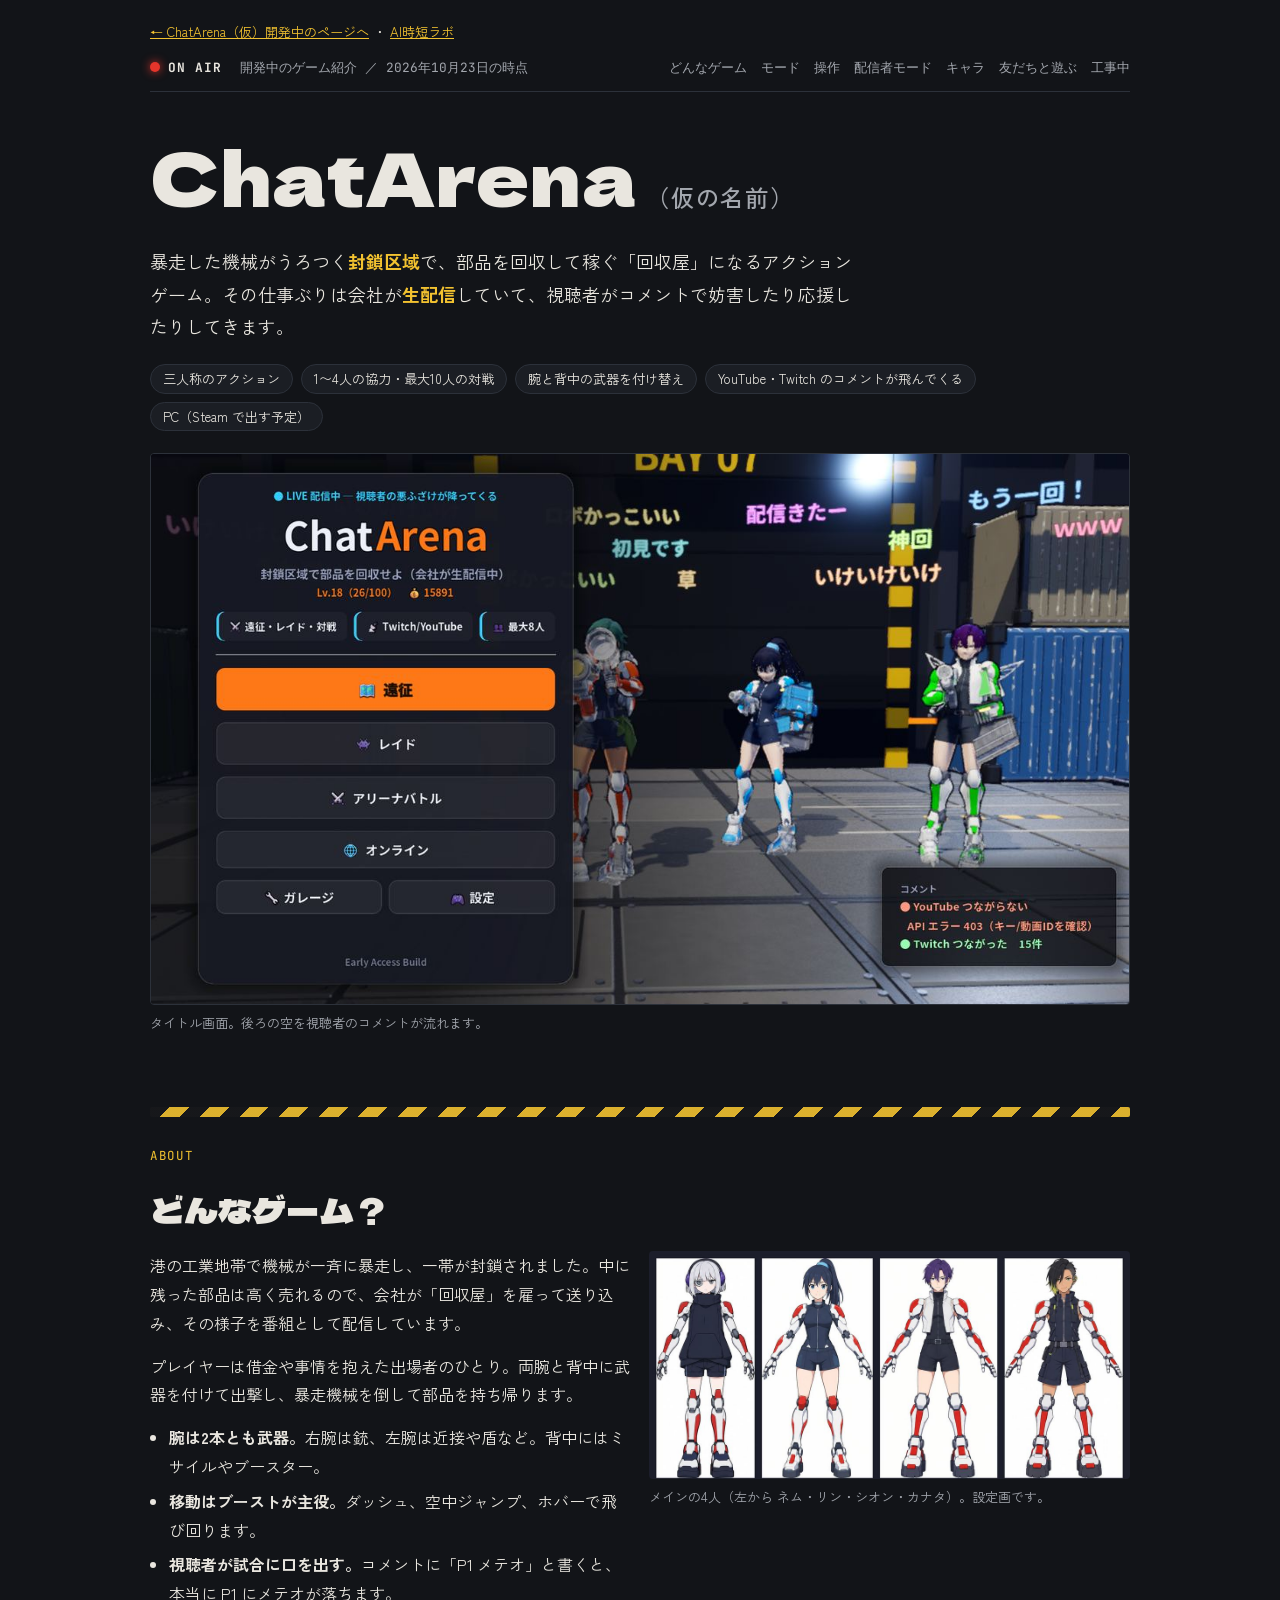
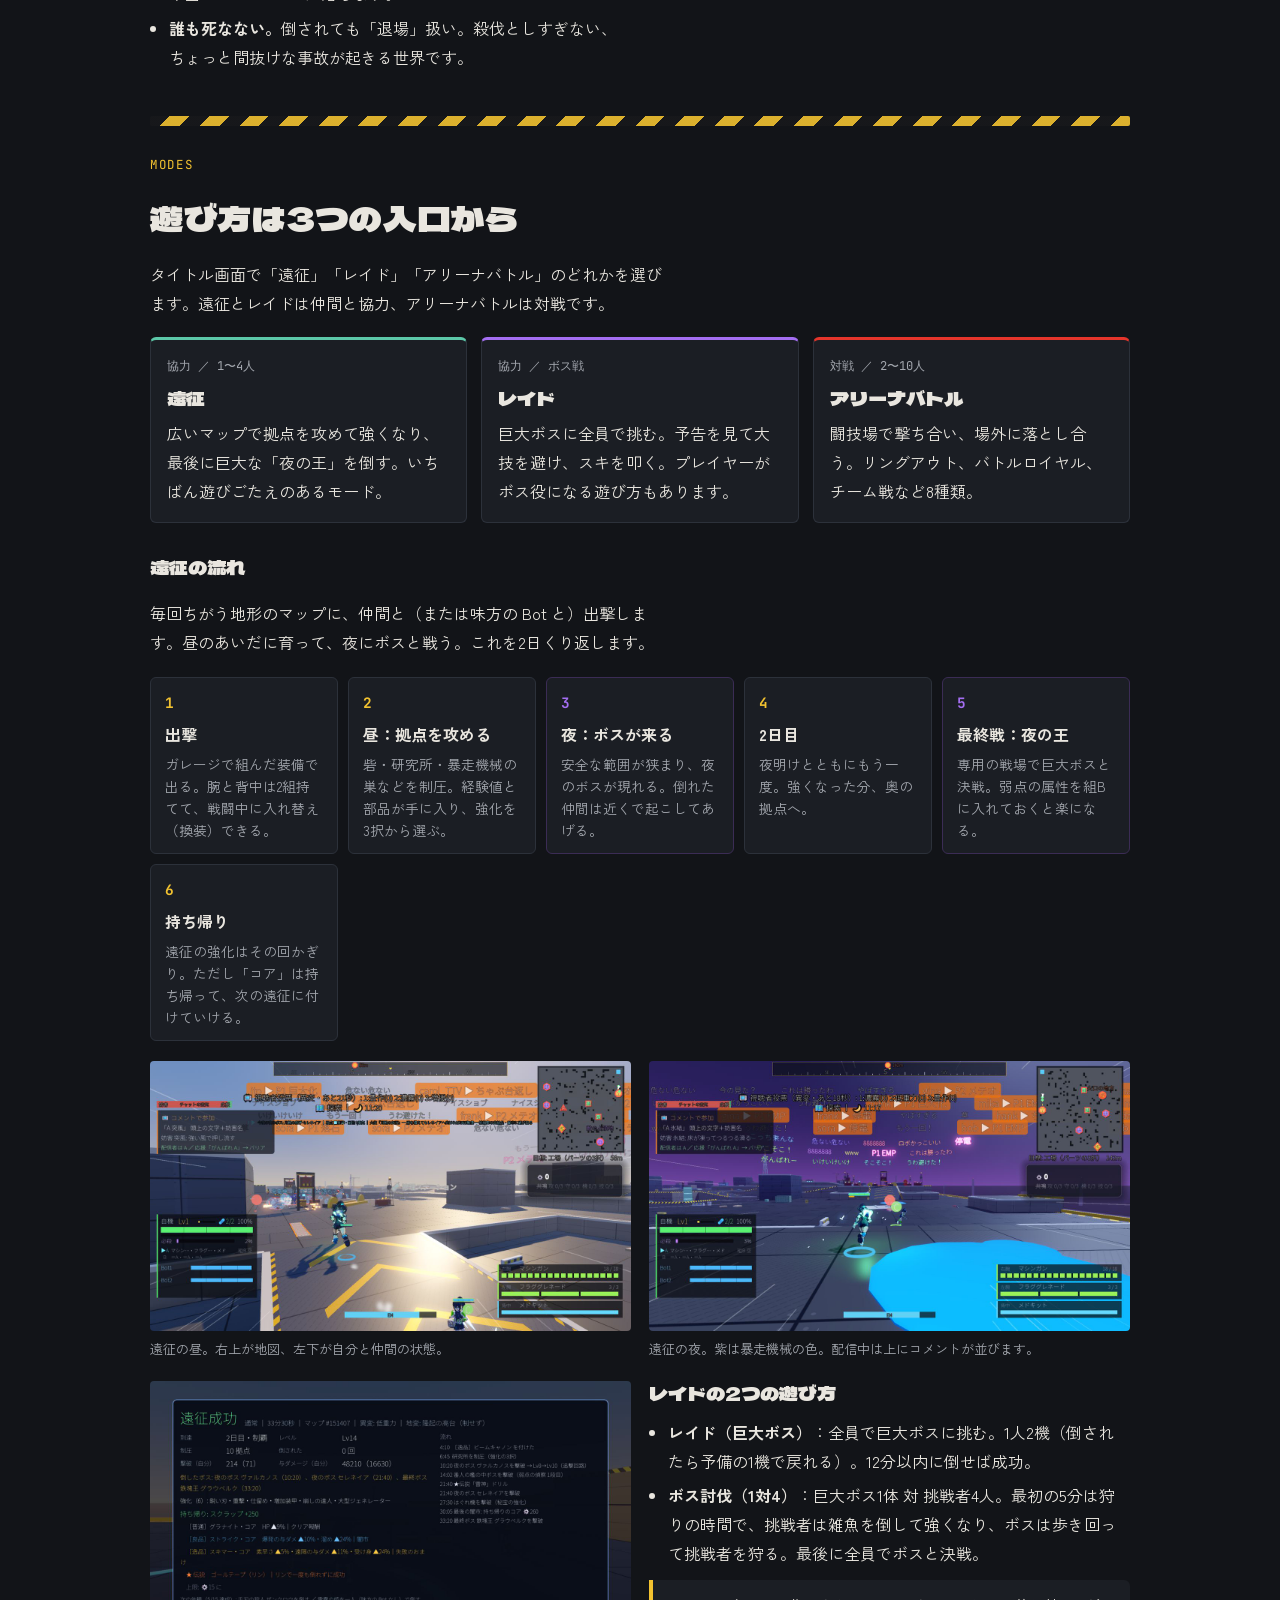
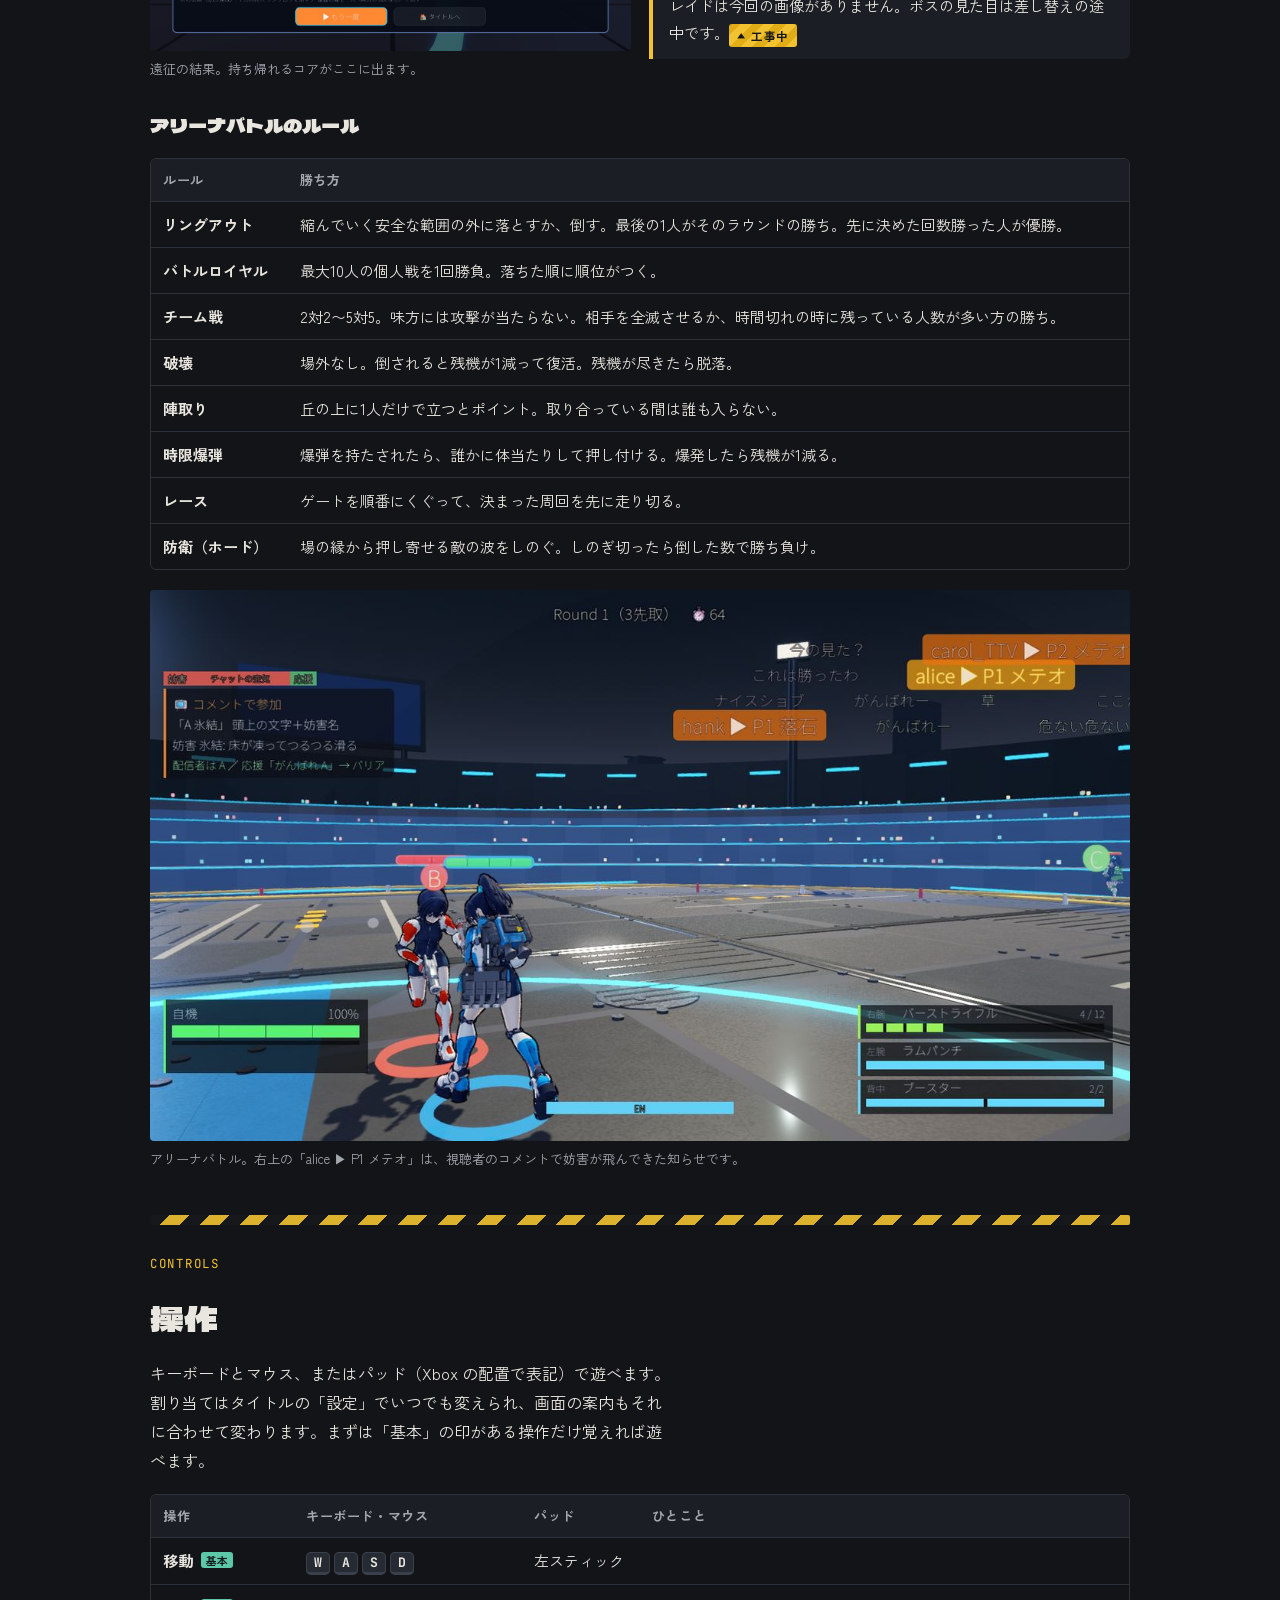
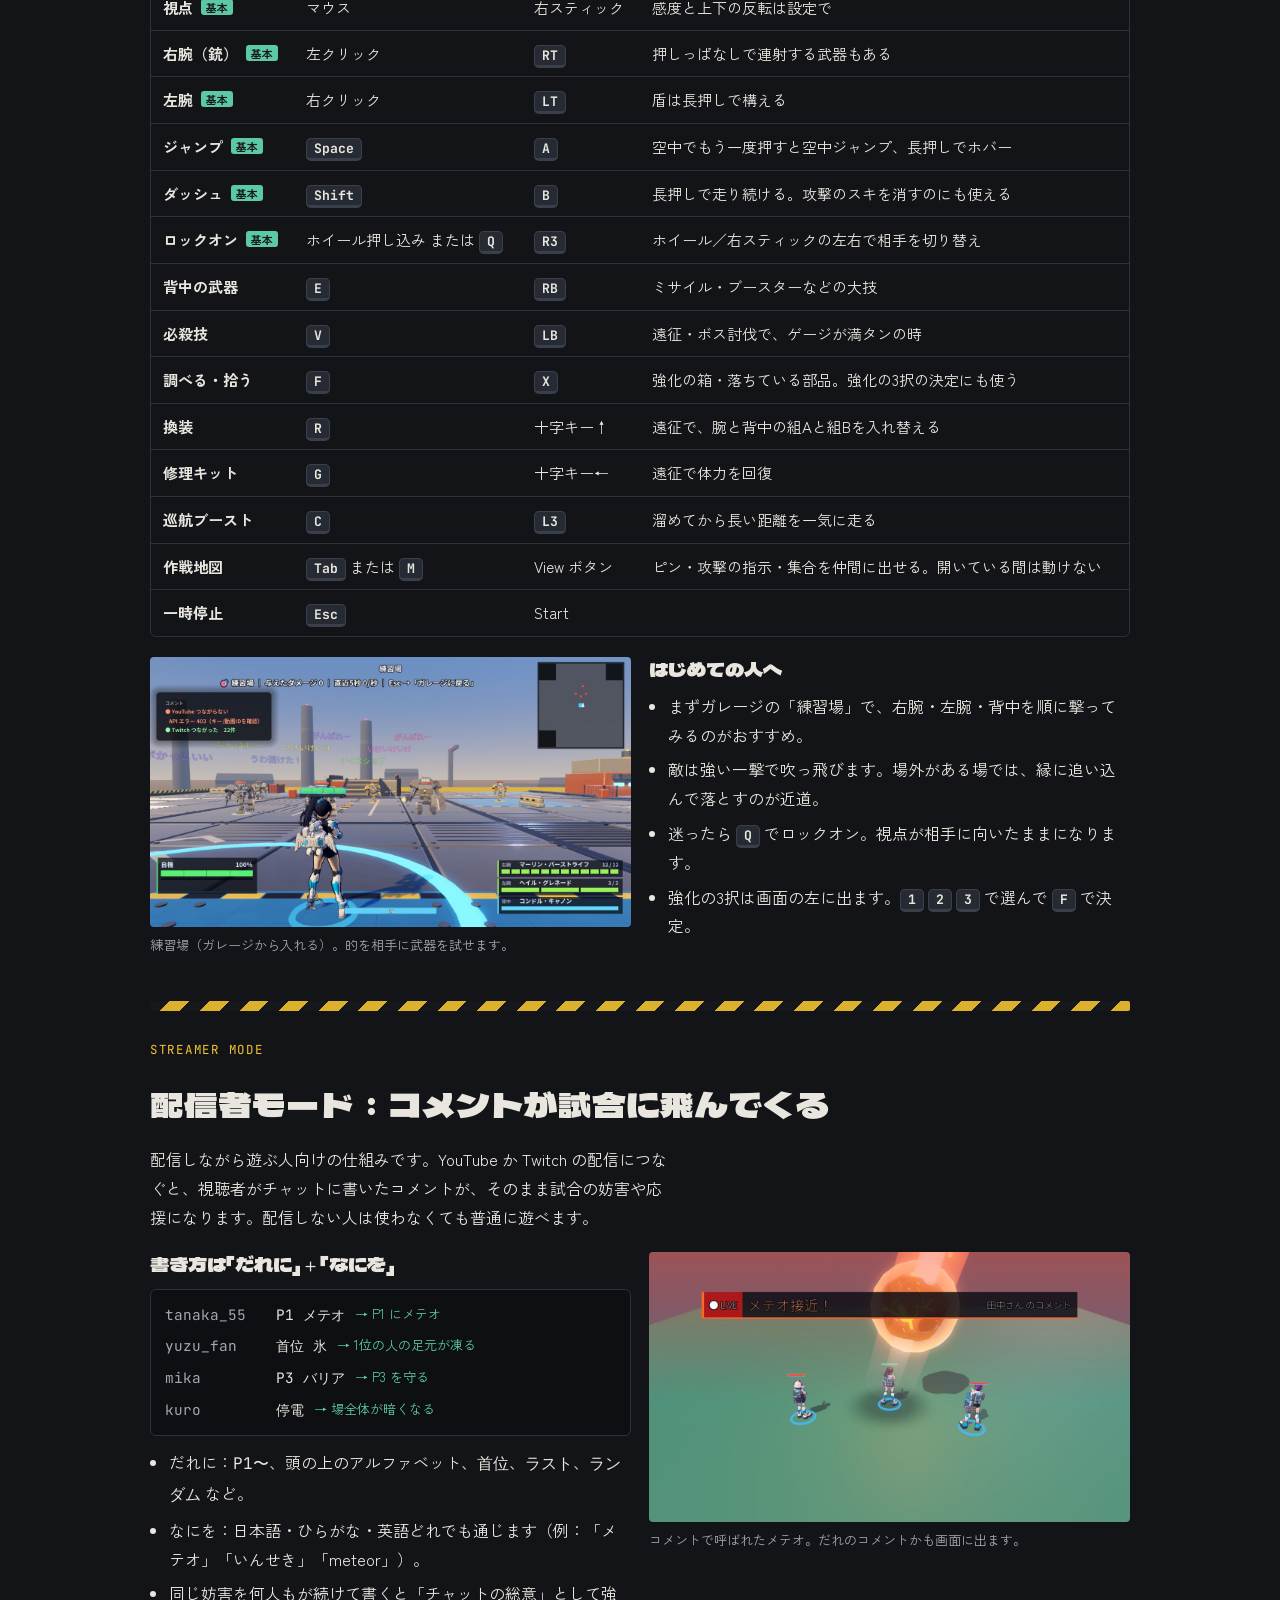
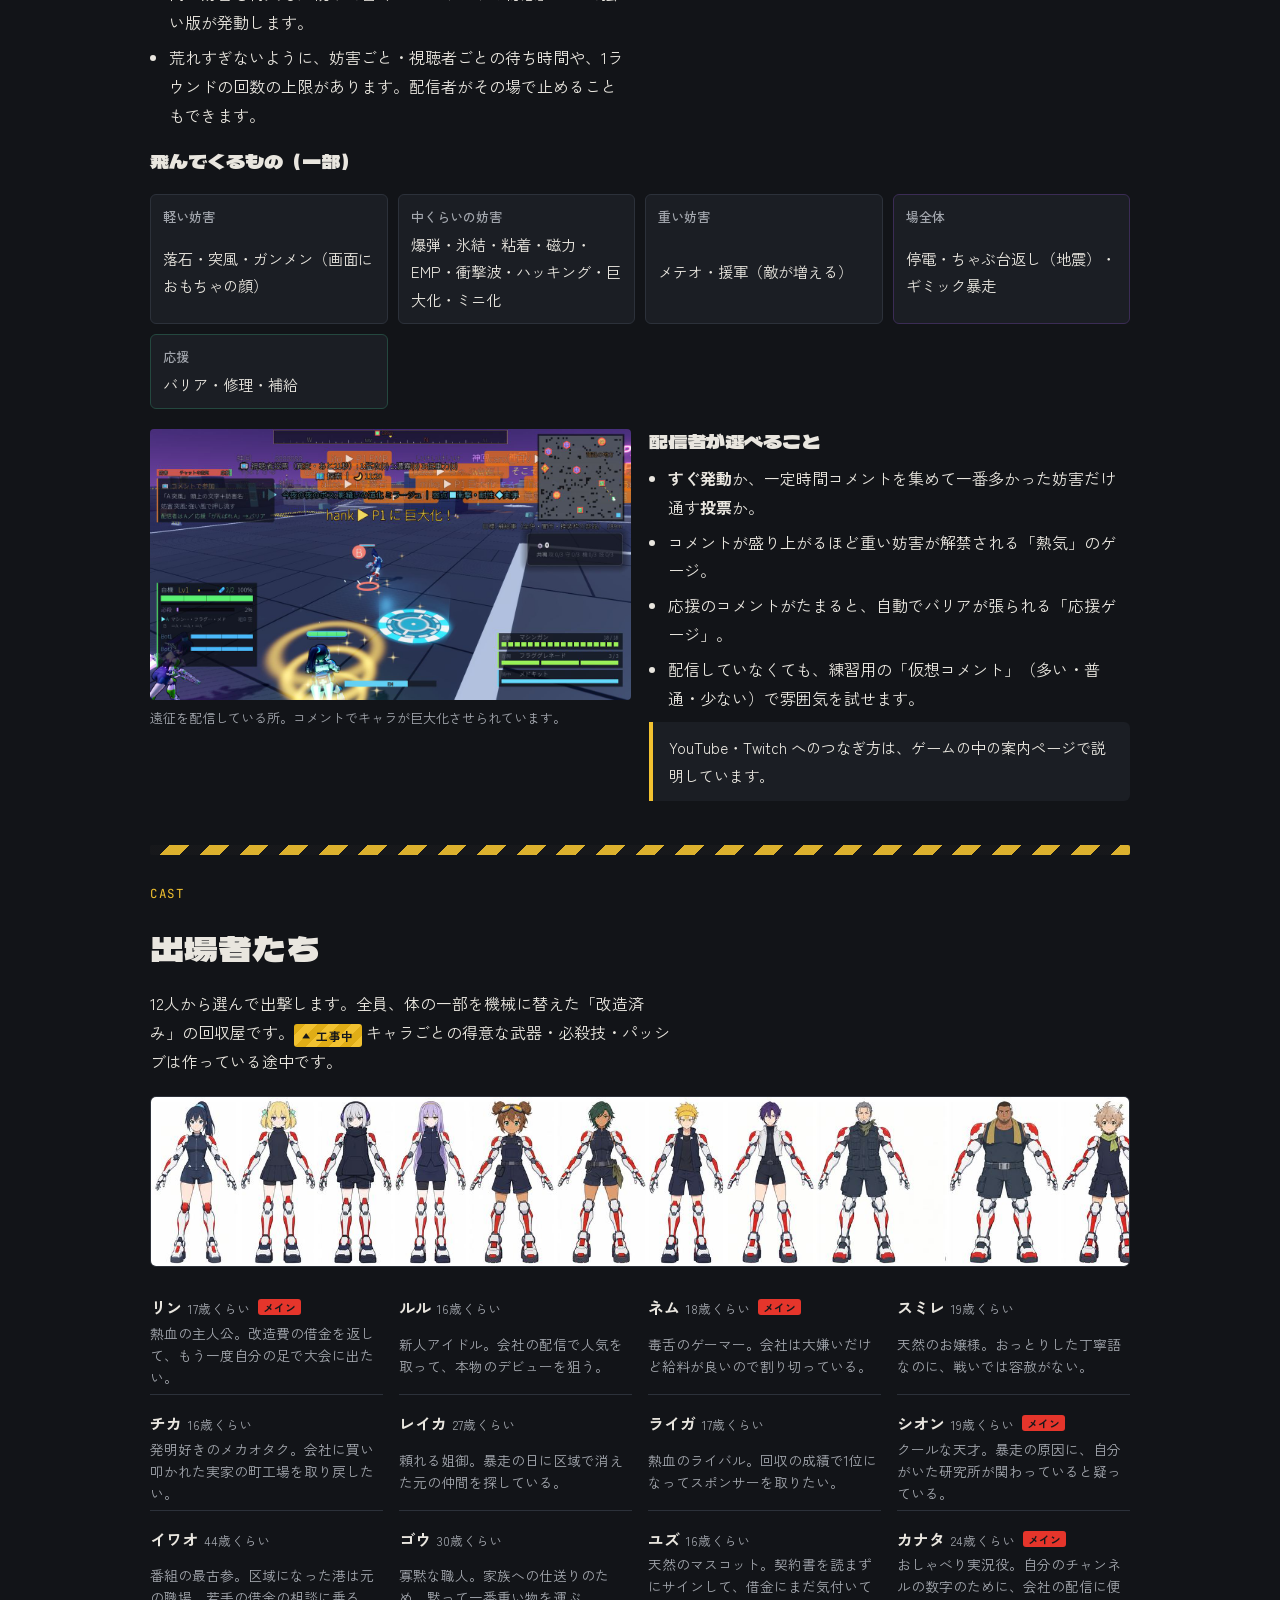
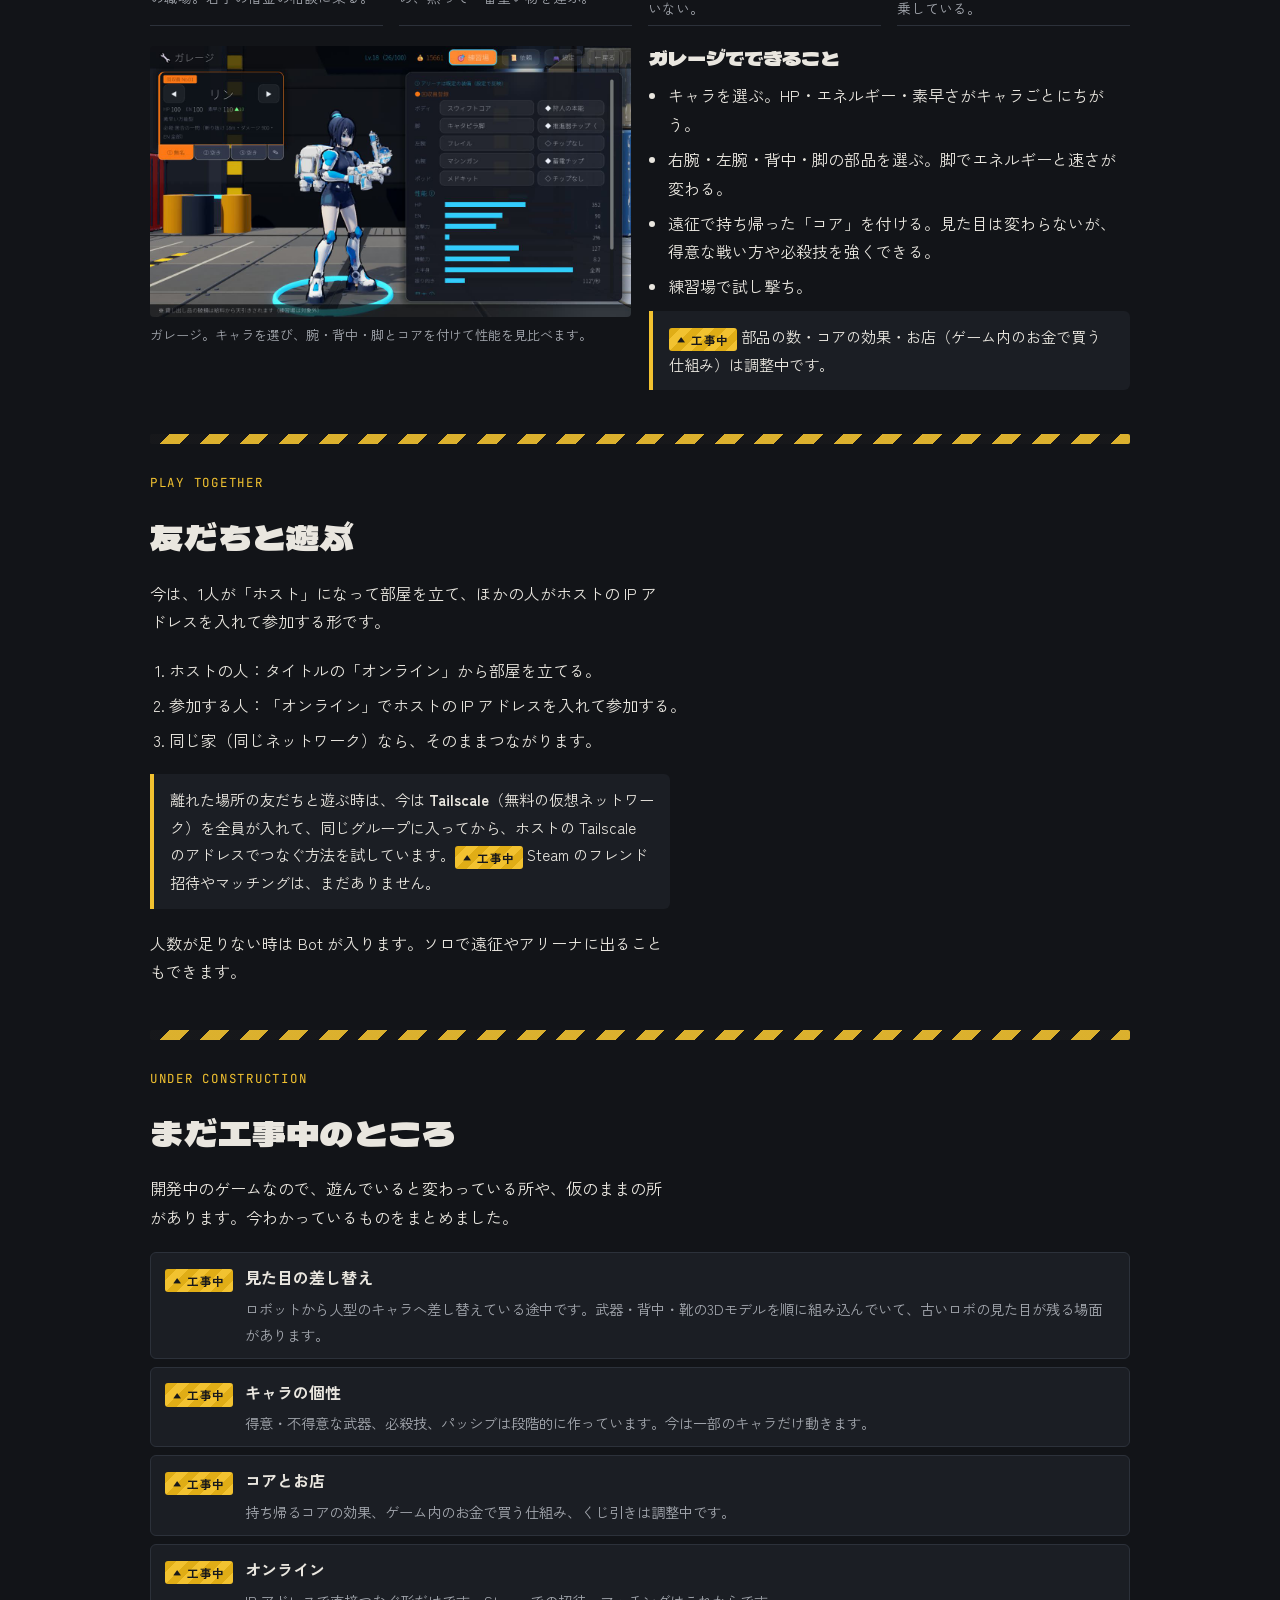
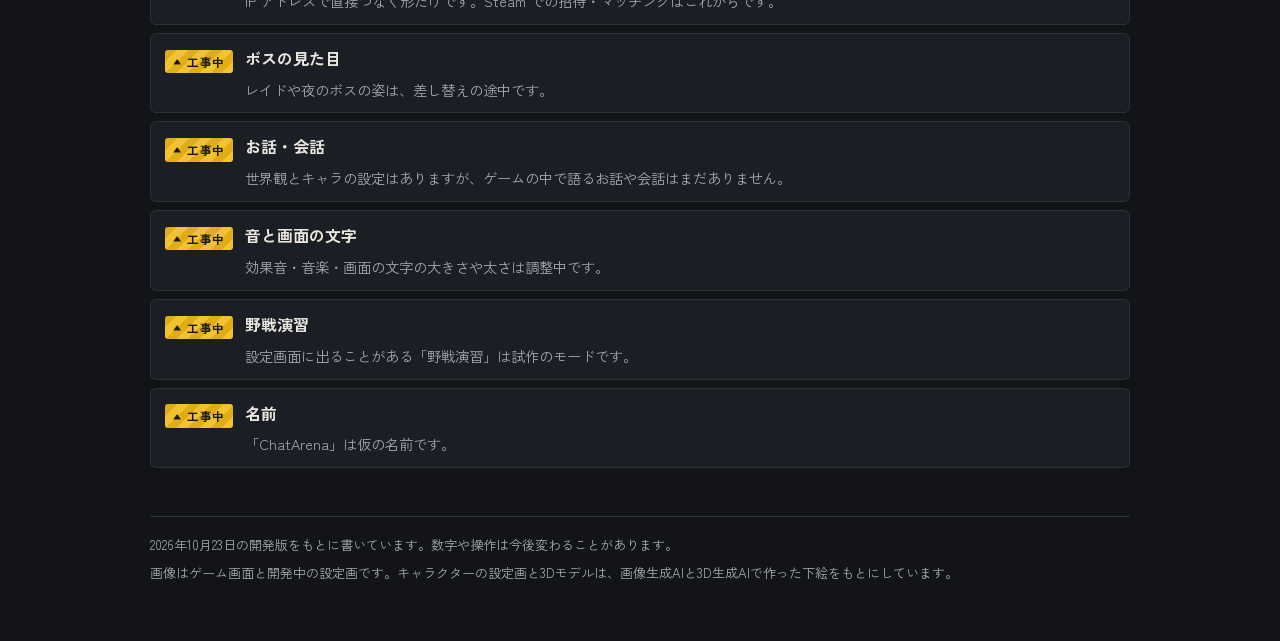
<file: auto_blog/chatarena/guide/index.html>
<!doctype html>
<html lang="ja">
<head>
<meta charset="utf-8">
<meta name="viewport" content="width=device-width, initial-scale=1, viewport-fit=cover">
<title>ChatArena 遊び方ガイド</title>
<meta name="description" content="開発中のゲーム「ChatArena(仮)」の紹介と遊び方ガイド(2026年10月23日の開発版の時点)。">
<link rel="preconnect" href="https://fonts.googleapis.com">
<link rel="preconnect" href="https://fonts.gstatic.com" crossorigin>
<link rel="stylesheet" href="https://fonts.googleapis.com/css2?family=Dela+Gothic+One&family=Zen+Kaku+Gothic+New:wght@400;500;700&family=JetBrains+Mono:wght@500;700&display=swap">
<style>
/* Layout: 配信番組のオンエア画面。上に「LIVE」の帯、本文は封鎖区域の黄黒の縞で区切った一段組。暗い一色の世界観で固定 */
:root {
  --bg: #121418;          /* 封鎖区域の夜のコンクリート */
  --panel: #1b1e24;       /* 機材の筐体 */
  --line: #2c313a;
  --fg: #e9e6df;
  --muted: #a3a7ae;
  --hazard: #f2c230;      /* 封鎖の黄色 */
  --live: #e5352b;        /* 会社の配信の赤＝チーム色 */
  --rogue: #a46ef2;       /* 暴走機械の紫 */
  --ok: #5cc8a8;
  --display: "Dela Gothic One", "Hiragino Sans", "Yu Gothic", sans-serif;
  --body: "Zen Kaku Gothic New", "Hiragino Sans", "Yu Gothic", "Meiryo", sans-serif;
  --mono: "JetBrains Mono", ui-monospace, "Consolas", monospace;
  color-scheme: dark;
}
* { box-sizing: border-box; }
body {
  background: var(--bg); color: var(--fg);
  font-family: var(--body); font-size: 16px; line-height: 1.8;
  padding-left: max(16px, env(safe-area-inset-left, 0px));
  padding-right: max(16px, env(safe-area-inset-right, 0px));
  padding-block: 0 48px;
}
.wrap { max-width: 980px; margin: 0 auto; }
h1, h2, h3 { font-family: var(--display); font-weight: 400; line-height: 1.3; text-wrap: balance; margin: 0; }
h2 { font-size: clamp(1.5rem, 4vw, 2.1rem); }
h3 { font-size: 1.2rem; }
p { margin: 0; max-width: 65ch; }
a { color: var(--hazard); }
a:focus-visible, button:focus-visible, summary:focus-visible { outline: 2px solid var(--hazard); outline-offset: 3px; }
img { display: block; max-width: 100%; height: auto; border-radius: 4px; }
figure { margin: 0; display: grid; gap: 6px; }
figcaption { font-size: .82rem; color: var(--muted); }
kbd {
  font-family: var(--mono); font-size: .82rem; font-weight: 700;
  background: #262a32; color: var(--fg); border: 1px solid #3a404b; border-bottom-width: 3px;
  border-radius: 5px; padding: 1px 7px; white-space: nowrap;
}
.mono { font-family: var(--mono); }

/* オンエアの帯 */
.onair {
  display: flex; flex-wrap: wrap; align-items: center; gap: 10px 18px;
  padding-block: 12px; font-family: var(--mono); font-size: .8rem; color: var(--muted);
  border-bottom: 1px solid var(--line);
}
.rec { display: inline-flex; align-items: center; gap: 8px; color: var(--fg); font-weight: 700; letter-spacing: .08em; }
.rec::before { content: ""; width: 10px; height: 10px; border-radius: 50%; background: var(--live); box-shadow: 0 0 10px var(--live); animation: blink 1.6s steps(2) infinite; }
@keyframes blink { 50% { opacity: .25; } }
@media (prefers-reduced-motion: reduce) { .rec::before { animation: none; } }
.onair nav { display: flex; flex-wrap: wrap; gap: 4px 14px; margin-left: auto; }
.onair nav a { color: var(--muted); text-decoration: none; }
.onair nav a:hover { color: var(--hazard); }

/* 冒頭 */
.hero { display: grid; gap: 22px; padding-block: 36px 28px; }
.hero h1 { font-size: clamp(2.4rem, 9vw, 4.6rem); letter-spacing: .01em; }
.hero h1 small { font-family: var(--body); font-size: .32em; color: var(--muted); font-weight: 500; margin-left: .4em; }
.lede { font-size: 1.12rem; max-width: 40em; }
.lede b { color: var(--hazard); font-weight: 700; }
.chips { display: flex; flex-wrap: wrap; gap: 8px; }
.chip { font-size: .82rem; border: 1px solid var(--line); background: var(--panel); border-radius: 999px; padding: 2px 12px; }
.hero-shot { position: relative; }
.hero-shot img { border: 1px solid var(--line); }

/* 区切りの縞 */
.stripe { height: 10px; margin-block: 44px 28px; border-radius: 2px;
  background: repeating-linear-gradient(-45deg, var(--hazard) 0 14px, #17181b 14px 28px); opacity: .9; }
section { display: grid; gap: 20px; scroll-margin-top: 16px; }
.kicker { font-family: var(--mono); font-size: .78rem; letter-spacing: .14em; color: var(--hazard); text-transform: uppercase; }

/* 工事中の印 */
.wip {
  display: inline-flex; align-items: center; gap: 6px; vertical-align: middle;
  font-family: var(--body); font-size: .74rem; font-weight: 700; color: #17181b;
  background: repeating-linear-gradient(-45deg, var(--hazard) 0 8px, #e0ad16 8px 16px);
  border-radius: 3px; padding: 1px 8px; letter-spacing: .04em; white-space: nowrap;
}
.wip::before { content: "▲"; font-size: .7em; }
.note { border-left: 4px solid var(--hazard); background: var(--panel); padding: 12px 16px; border-radius: 0 6px 6px 0; font-size: .95rem; }

.two { display: grid; grid-template-columns: repeat(auto-fit, minmax(min(100%, 300px), 1fr)); gap: 18px; align-items: start; }
.two > * { min-width: 0; }
.list { margin: 0; padding-left: 1.2em; display: grid; gap: 6px; }

/* 遠征の流れ（順番に意味がある） */
.flow { list-style: none; margin: 0; padding: 0; display: grid; grid-template-columns: repeat(auto-fit, minmax(min(100%, 170px), 1fr)); gap: 10px; counter-reset: step; }
.flow li { background: var(--panel); border: 1px solid var(--line); border-radius: 6px; padding: 12px 14px; counter-increment: step; display: grid; gap: 4px; align-content: start; }
.flow li::before { content: counter(step); font-family: var(--mono); font-weight: 700; color: var(--hazard); font-size: .9rem; }
.flow b { font-size: 1rem; }
.flow span { font-size: .86rem; color: var(--muted); line-height: 1.6; }
.flow li.night { border-color: #3b2c55; }
.flow li.night::before { color: var(--rogue); }

/* モードの表・操作の表 */
.table-wrap { overflow-x: auto; border: 1px solid var(--line); border-radius: 6px; }
table { border-collapse: collapse; width: 100%; min-width: 560px; font-size: .94rem; }
th, td { text-align: left; padding: 9px 12px; border-bottom: 1px solid var(--line); vertical-align: top; }
thead th { background: var(--panel); font-weight: 700; font-size: .82rem; color: var(--muted); letter-spacing: .04em; }
tbody tr:last-child td { border-bottom: 0; }
td.op { font-weight: 700; white-space: nowrap; }
tr.must td.op::after { content: "基本"; margin-left: 8px; font-size: .68rem; color: #17181b; background: var(--ok); border-radius: 3px; padding: 0 5px; vertical-align: 2px; }

/* 入口の3枚 */
.doors { display: grid; grid-template-columns: repeat(auto-fit, minmax(min(100%, 260px), 1fr)); gap: 14px; }
.door { background: var(--panel); border: 1px solid var(--line); border-radius: 6px; padding: 16px; display: grid; gap: 8px; align-content: start; }
.door .tag { font-family: var(--mono); font-size: .76rem; color: var(--muted); }
.door.coop { border-top: 3px solid var(--ok); }
.door.boss { border-top: 3px solid var(--rogue); }
.door.versus { border-top: 3px solid var(--live); }

/* コメントの例 */
.chat { background: #0d0f12; border: 1px solid var(--line); border-radius: 6px; padding: 12px 14px; font-family: var(--mono); font-size: .9rem; display: grid; gap: 6px; }
.chat div { display: flex; gap: 10px; flex-wrap: wrap; }
.chat .u { color: var(--muted); min-width: 7em; }
.chat .t { color: var(--fg); }
.chat .r { color: var(--ok); font-family: var(--body); font-size: .82rem; }
.haz { display: grid; grid-template-columns: repeat(auto-fit, minmax(min(100%, 210px), 1fr)); gap: 10px; }
.haz div { background: var(--panel); border: 1px solid var(--line); border-radius: 6px; padding: 10px 12px; display: grid; gap: 2px; }
.haz b { font-size: .82rem; color: var(--muted); font-weight: 500; }
.haz span { font-size: .95rem; }
.haz .help { border-color: #24483f; }
.haz .stage { border-color: #3b2c55; }

/* キャラ */
.cast { display: grid; grid-template-columns: repeat(auto-fit, minmax(min(100%, 200px), 1fr)); gap: 8px 16px; margin: 0; }
.cast div { display: grid; gap: 0; padding-block: 6px; border-bottom: 1px solid var(--line); }
.cast dt { font-weight: 700; }
.cast dt small { color: var(--muted); font-weight: 400; margin-left: 6px; font-size: .8rem; }
.cast dd { margin: 0; font-size: .86rem; color: var(--muted); line-height: 1.6; }
.cast .main dt::after { content: "メイン"; margin-left: 8px; font-size: .68rem; color: #17181b; background: var(--live); border-radius: 3px; padding: 0 5px; vertical-align: 2px; }
.scroller { overflow-x: auto; border: 1px solid var(--line); border-radius: 6px; background: #f4f4f4; }
.scroller img { max-width: none; width: 1100px; border-radius: 0; }

.wiplist { list-style: none; margin: 0; padding: 0; display: grid; gap: 8px; }
.wiplist li { background: var(--panel); border: 1px solid var(--line); border-radius: 6px; padding: 10px 14px; display: grid; grid-template-columns: auto 1fr; gap: 4px 12px; align-items: baseline; }
.wiplist li > b { grid-column: 2; }
.wiplist li > span:last-child { grid-column: 2; color: var(--muted); font-size: .9rem; }
.wiplist .wip { grid-row: 1 / span 2; }

footer { margin-top: 48px; padding-top: 16px; border-top: 1px solid var(--line); font-size: .82rem; color: var(--muted); display: grid; gap: 4px; }
@media (max-width: 520px) { .onair nav { margin-left: 0; } }
</style>

<div class="wrap">
  <p class="crumb" style="margin:0;padding-top:12px;font-size:.82rem"><a href="../">← ChatArena（仮）開発中のページへ</a> ・ <a href="../../">AI時短ラボ</a></p>
  <header class="onair">
    <span class="rec">ON AIR</span>
    <span>開発中のゲーム紹介 ／ 2026年10月23日の時点</span>
    <nav aria-label="目次">
      <a href="#about">どんなゲーム</a>
      <a href="#modes">モード</a>
      <a href="#controls">操作</a>
      <a href="#stream">配信者モード</a>
      <a href="#cast">キャラ</a>
      <a href="#online">友だちと遊ぶ</a>
      <a href="#wip">工事中</a>
    </nav>
  </header>

  <div class="hero">
    <h1>ChatArena<small>（仮の名前）</small></h1>
    <p class="lede">暴走した機械がうろつく<b>封鎖区域</b>で、部品を回収して稼ぐ「回収屋」になるアクションゲーム。その仕事ぶりは会社が<b>生配信</b>していて、視聴者がコメントで妨害したり応援したりしてきます。</p>
    <div class="chips">
      <span class="chip">三人称のアクション</span>
      <span class="chip">1〜4人の協力・最大10人の対戦</span>
      <span class="chip">腕と背中の武器を付け替え</span>
      <span class="chip">YouTube・Twitch のコメントが飛んでくる</span>
      <span class="chip">PC（Steam で出す予定）</span>
    </div>
    <figure class="hero-shot">
      <img src="img/title.jpg" width="1280" height="720" alt="タイトル画面。左にメニュー（遠征・レイド・アリーナバトル・オンライン・ガレージ・設定）、右に3人のキャラクター、上をコメントが流れている">
      <figcaption>タイトル画面。後ろの空を視聴者のコメントが流れます。</figcaption>
    </figure>
  </div>

  <div class="stripe" aria-hidden="true"></div>

  <section id="about">
    <span class="kicker">About</span>
    <h2>どんなゲーム？</h2>
    <div class="two">
      <div style="display:grid;gap:14px">
        <p>港の工業地帯で機械が一斉に暴走し、一帯が封鎖されました。中に残った部品は高く売れるので、会社が「回収屋」を雇って送り込み、その様子を番組として配信しています。</p>
        <p>プレイヤーは借金や事情を抱えた出場者のひとり。両腕と背中に武器を付けて出撃し、暴走機械を倒して部品を持ち帰ります。</p>
        <ul class="list">
          <li><b>腕は2本とも武器。</b>右腕は銃、左腕は近接や盾など。背中にはミサイルやブースター。</li>
          <li><b>移動はブーストが主役。</b>ダッシュ、空中ジャンプ、ホバーで飛び回ります。</li>
          <li><b>視聴者が試合に口を出す。</b>コメントに「P1 メテオ」と書くと、本当に P1 にメテオが落ちます。</li>
          <li><b>誰も死なない。</b>倒されても「退場」扱い。殺伐としすぎない、ちょっと間抜けな事故が起きる世界です。</li>
        </ul>
      </div>
      <figure>
        <img src="img/main4.jpg" width="1100" height="520" alt="メインの4人の設定画。左からネム、リン、シオン、カナタ。全員が白と赤の機械の腕と脚を付けている">
        <figcaption>メインの4人（左から ネム・リン・シオン・カナタ）。設定画です。</figcaption>
      </figure>
    </div>
  </section>

  <div class="stripe" aria-hidden="true"></div>

  <section id="modes">
    <span class="kicker">Modes</span>
    <h2>遊び方は3つの入口から</h2>
    <p>タイトル画面で「遠征」「レイド」「アリーナバトル」のどれかを選びます。遠征とレイドは仲間と協力、アリーナバトルは対戦です。</p>
    <div class="doors">
      <div class="door coop">
        <span class="tag">協力 ／ 1〜4人</span>
        <h3>遠征</h3>
        <p>広いマップで拠点を攻めて強くなり、最後に巨大な「夜の王」を倒す。いちばん遊びごたえのあるモード。</p>
      </div>
      <div class="door boss">
        <span class="tag">協力 ／ ボス戦</span>
        <h3>レイド</h3>
        <p>巨大ボスに全員で挑む。予告を見て大技を避け、スキを叩く。プレイヤーがボス役になる遊び方もあります。</p>
      </div>
      <div class="door versus">
        <span class="tag">対戦 ／ 2〜10人</span>
        <h3>アリーナバトル</h3>
        <p>闘技場で撃ち合い、場外に落とし合う。リングアウト、バトルロイヤル、チーム戦など8種類。</p>
      </div>
    </div>

    <h3 style="margin-top:12px">遠征の流れ</h3>
    <p>毎回ちがう地形のマップに、仲間と（または味方の Bot と）出撃します。昼のあいだに育って、夜にボスと戦う。これを2日くり返します。</p>
    <ol class="flow">
      <li><b>出撃</b><span>ガレージで組んだ装備で出る。腕と背中は2組持てて、戦闘中に入れ替え（換装）できる。</span></li>
      <li><b>昼：拠点を攻める</b><span>砦・研究所・暴走機械の巣などを制圧。経験値と部品が手に入り、強化を3択から選ぶ。</span></li>
      <li class="night"><b>夜：ボスが来る</b><span>安全な範囲が狭まり、夜のボスが現れる。倒れた仲間は近くで起こしてあげる。</span></li>
      <li><b>2日目</b><span>夜明けとともにもう一度。強くなった分、奥の拠点へ。</span></li>
      <li class="night"><b>最終戦：夜の王</b><span>専用の戦場で巨大ボスと決戦。弱点の属性を組Bに入れておくと楽になる。</span></li>
      <li><b>持ち帰り</b><span>遠征の強化はその回かぎり。ただし「コア」は持ち帰って、次の遠征に付けていける。</span></li>
    </ol>
    <div class="two">
      <figure>
        <img src="img/exp_day.jpg" width="1280" height="720" alt="遠征の昼。工業地帯のマップを走るキャラクター、右上に作戦地図、左下に体力と装備の欄">
        <figcaption>遠征の昼。右上が地図、左下が自分と仲間の状態。</figcaption>
      </figure>
      <figure>
        <img src="img/exp_night.jpg" width="1280" height="720" alt="遠征の夜。紫の空の下で戦うキャラクター、画面上部に視聴者のコメントが並ぶ">
        <figcaption>遠征の夜。紫は暴走機械の色。配信中は上にコメントが並びます。</figcaption>
      </figure>
    </div>
    <div class="two">
      <figure>
        <img src="img/result.jpg" width="1280" height="720" alt="遠征の結果画面。遠征成功の文字、日数、制圧した拠点数、持ち帰るコアの一覧">
        <figcaption>遠征の結果。持ち帰れるコアがここに出ます。</figcaption>
      </figure>
      <div style="display:grid;gap:12px;align-content:start">
        <h3>レイドの2つの遊び方</h3>
        <ul class="list">
          <li><b>レイド（巨大ボス）</b>：全員で巨大ボスに挑む。1人2機（倒されたら予備の1機で戻れる）。12分以内に倒せば成功。</li>
          <li><b>ボス討伐（1対4）</b>：巨大ボス1体 対 挑戦者4人。最初の5分は狩りの時間で、挑戦者は雑魚を倒して強くなり、ボスは歩き回って挑戦者を狩る。最後に全員でボスと決戦。</li>
        </ul>
        <p class="note">レイドは今回の画像がありません。ボスの見た目は差し替えの途中です。<span class="wip">工事中</span></p>
      </div>
    </div>

    <h3 style="margin-top:12px">アリーナバトルのルール</h3>
    <div class="table-wrap">
      <table>
        <thead><tr><th>ルール</th><th>勝ち方</th></tr></thead>
        <tbody>
          <tr><td class="op">リングアウト</td><td>縮んでいく安全な範囲の外に落とすか、倒す。最後の1人がそのラウンドの勝ち。先に決めた回数勝った人が優勝。</td></tr>
          <tr><td class="op">バトルロイヤル</td><td>最大10人の個人戦を1回勝負。落ちた順に順位がつく。</td></tr>
          <tr><td class="op">チーム戦</td><td>2対2〜5対5。味方には攻撃が当たらない。相手を全滅させるか、時間切れの時に残っている人数が多い方の勝ち。</td></tr>
          <tr><td class="op">破壊</td><td>場外なし。倒されると残機が1減って復活。残機が尽きたら脱落。</td></tr>
          <tr><td class="op">陣取り</td><td>丘の上に1人だけで立つとポイント。取り合っている間は誰も入らない。</td></tr>
          <tr><td class="op">時限爆弾</td><td>爆弾を持たされたら、誰かに体当たりして押し付ける。爆発したら残機が1減る。</td></tr>
          <tr><td class="op">レース</td><td>ゲートを順番にくぐって、決まった周回を先に走り切る。</td></tr>
          <tr><td class="op">防衛（ホード）</td><td>場の縁から押し寄せる敵の波をしのぐ。しのぎ切ったら倒した数で勝ち負け。</td></tr>
        </tbody>
      </table>
    </div>
    <figure>
      <img src="img/arena.jpg" width="1280" height="720" alt="アリーナバトルの対戦画面。広い闘技場で向かい合う2人、上にコメントで飛んできた妨害の表示">
      <figcaption>アリーナバトル。右上の「alice ▶ P1 メテオ」は、視聴者のコメントで妨害が飛んできた知らせです。</figcaption>
    </figure>
  </section>

  <div class="stripe" aria-hidden="true"></div>

  <section id="controls">
    <span class="kicker">Controls</span>
    <h2>操作</h2>
    <p>キーボードとマウス、またはパッド（Xbox の配置で表記）で遊べます。割り当てはタイトルの「設定」でいつでも変えられ、画面の案内もそれに合わせて変わります。まずは「基本」の印がある操作だけ覚えれば遊べます。</p>
    <div class="table-wrap">
      <table>
        <thead><tr><th>操作</th><th>キーボード・マウス</th><th>パッド</th><th>ひとこと</th></tr></thead>
        <tbody>
          <tr class="must"><td class="op">移動</td><td><kbd>W</kbd> <kbd>A</kbd> <kbd>S</kbd> <kbd>D</kbd></td><td>左スティック</td><td></td></tr>
          <tr class="must"><td class="op">視点</td><td>マウス</td><td>右スティック</td><td>感度と上下の反転は設定で</td></tr>
          <tr class="must"><td class="op">右腕（銃）</td><td>左クリック</td><td><kbd>RT</kbd></td><td>押しっぱなしで連射する武器もある</td></tr>
          <tr class="must"><td class="op">左腕</td><td>右クリック</td><td><kbd>LT</kbd></td><td>盾は長押しで構える</td></tr>
          <tr class="must"><td class="op">ジャンプ</td><td><kbd>Space</kbd></td><td><kbd>A</kbd></td><td>空中でもう一度押すと空中ジャンプ、長押しでホバー</td></tr>
          <tr class="must"><td class="op">ダッシュ</td><td><kbd>Shift</kbd></td><td><kbd>B</kbd></td><td>長押しで走り続ける。攻撃のスキを消すのにも使える</td></tr>
          <tr class="must"><td class="op">ロックオン</td><td>ホイール押し込み または <kbd>Q</kbd></td><td><kbd>R3</kbd></td><td>ホイール／右スティックの左右で相手を切り替え</td></tr>
          <tr><td class="op">背中の武器</td><td><kbd>E</kbd></td><td><kbd>RB</kbd></td><td>ミサイル・ブースターなどの大技</td></tr>
          <tr><td class="op">必殺技</td><td><kbd>V</kbd></td><td><kbd>LB</kbd></td><td>遠征・ボス討伐で、ゲージが満タンの時</td></tr>
          <tr><td class="op">調べる・拾う</td><td><kbd>F</kbd></td><td><kbd>X</kbd></td><td>強化の箱・落ちている部品。強化の3択の決定にも使う</td></tr>
          <tr><td class="op">換装</td><td><kbd>R</kbd></td><td>十字キー↑</td><td>遠征で、腕と背中の組Aと組Bを入れ替える</td></tr>
          <tr><td class="op">修理キット</td><td><kbd>G</kbd></td><td>十字キー←</td><td>遠征で体力を回復</td></tr>
          <tr><td class="op">巡航ブースト</td><td><kbd>C</kbd></td><td><kbd>L3</kbd></td><td>溜めてから長い距離を一気に走る</td></tr>
          <tr><td class="op">作戦地図</td><td><kbd>Tab</kbd> または <kbd>M</kbd></td><td>View ボタン</td><td>ピン・攻撃の指示・集合を仲間に出せる。開いている間は動けない</td></tr>
          <tr><td class="op">一時停止</td><td><kbd>Esc</kbd></td><td>Start</td><td></td></tr>
        </tbody>
      </table>
    </div>
    <div class="two">
      <figure>
        <img src="img/practice.jpg" width="1280" height="720" alt="練習場。キャラクターの前に的のロボが並び、上に与えたダメージの表示">
        <figcaption>練習場（ガレージから入れる）。的を相手に武器を試せます。</figcaption>
      </figure>
      <div style="display:grid;gap:10px;align-content:start">
        <h3>はじめての人へ</h3>
        <ul class="list">
          <li>まずガレージの「練習場」で、右腕・左腕・背中を順に撃ってみるのがおすすめ。</li>
          <li>敵は強い一撃で吹っ飛びます。場外がある場では、縁に追い込んで落とすのが近道。</li>
          <li>迷ったら <kbd>Q</kbd> でロックオン。視点が相手に向いたままになります。</li>
          <li>強化の3択は画面の左に出ます。<kbd>1</kbd> <kbd>2</kbd> <kbd>3</kbd> で選んで <kbd>F</kbd> で決定。</li>
        </ul>
      </div>
    </div>
  </section>

  <div class="stripe" aria-hidden="true"></div>

  <section id="stream">
    <span class="kicker">Streamer mode</span>
    <h2>配信者モード：コメントが試合に飛んでくる</h2>
    <p>配信しながら遊ぶ人向けの仕組みです。YouTube か Twitch の配信につなぐと、視聴者がチャットに書いたコメントが、そのまま試合の妨害や応援になります。配信しない人は使わなくても普通に遊べます。</p>
    <div class="two">
      <div style="display:grid;gap:12px;align-content:start">
        <h3>書き方は「だれに」＋「なにを」</h3>
        <div class="chat" role="img" aria-label="コメントの例">
          <div><span class="u">tanaka_55</span><span class="t">P1 メテオ</span><span class="r">→ P1 にメテオ</span></div>
          <div><span class="u">yuzu_fan</span><span class="t">首位 氷</span><span class="r">→ 1位の人の足元が凍る</span></div>
          <div><span class="u">mika</span><span class="t">P3 バリア</span><span class="r">→ P3 を守る</span></div>
          <div><span class="u">kuro</span><span class="t">停電</span><span class="r">→ 場全体が暗くなる</span></div>
        </div>
        <ul class="list">
          <li>だれに：<span class="mono">P1〜</span>、頭の上のアルファベット、<span class="mono">首位</span>、<span class="mono">ラスト</span>、<span class="mono">ランダム</span> など。</li>
          <li>なにを：日本語・ひらがな・英語どれでも通じます（例：「メテオ」「いんせき」「meteor」）。</li>
          <li>同じ妨害を何人もが続けて書くと「チャットの総意」として強い版が発動します。</li>
          <li>荒れすぎないように、妨害ごと・視聴者ごとの待ち時間や、1ラウンドの回数の上限があります。配信者がその場で止めることもできます。</li>
        </ul>
      </div>
      <figure>
        <img src="img/meteor.jpg" width="1280" height="720" alt="メテオの妨害。空から大きな火の玉が落ちてきて、上に『メテオ接近！田中さんのコメント』の帯が出ている">
        <figcaption>コメントで呼ばれたメテオ。だれのコメントかも画面に出ます。</figcaption>
      </figure>
    </div>
    <h3>飛んでくるもの（一部）</h3>
    <div class="haz">
      <div><b>軽い妨害</b><span>落石・突風・ガンメン（画面におもちゃの顔）</span></div>
      <div><b>中くらいの妨害</b><span>爆弾・氷結・粘着・磁力・EMP・衝撃波・ハッキング・巨大化・ミニ化</span></div>
      <div><b>重い妨害</b><span>メテオ・援軍（敵が増える）</span></div>
      <div class="stage"><b>場全体</b><span>停電・ちゃぶ台返し（地震）・ギミック暴走</span></div>
      <div class="help"><b>応援</b><span>バリア・修理・補給</span></div>
    </div>
    <div class="two">
      <figure>
        <img src="img/stream_giant.jpg" width="1280" height="720" alt="遠征中の配信画面。コメント欄と妨害の投票が並び、『hank ▶ P1 に巨大化！』の知らせが出ている">
        <figcaption>遠征を配信している所。コメントでキャラが巨大化させられています。</figcaption>
      </figure>
      <div style="display:grid;gap:10px;align-content:start">
        <h3>配信者が選べること</h3>
        <ul class="list">
          <li><b>すぐ発動</b>か、一定時間コメントを集めて一番多かった妨害だけ通す<b>投票</b>か。</li>
          <li>コメントが盛り上がるほど重い妨害が解禁される「熱気」のゲージ。</li>
          <li>応援のコメントがたまると、自動でバリアが張られる「応援ゲージ」。</li>
          <li>配信していなくても、練習用の「仮想コメント」（多い・普通・少ない）で雰囲気を試せます。</li>
        </ul>
        <p class="note">YouTube・Twitch へのつなぎ方は、ゲームの中の案内ページで説明しています。</p>
      </div>
    </div>
  </section>

  <div class="stripe" aria-hidden="true"></div>

  <section id="cast">
    <span class="kicker">Cast</span>
    <h2>出場者たち</h2>
    <p>12人から選んで出撃します。全員、体の一部を機械に替えた「改造済み」の回収屋です。<span class="wip">工事中</span> キャラごとの得意な武器・必殺技・パッシブは作っている途中です。</p>
    <div class="scroller" tabindex="0" aria-label="12人の設定画（横にスクロールできます）">
      <img src="img/roster.jpg" width="1800" height="276" alt="12人の設定画を横一列に並べたもの。左からリン、ルル、ネム、スミレ、チカ、レイカ、ライガ、シオン、イワオ、ゴウ、ユズ、カナタ">
    </div>
    <dl class="cast">
      <div class="main"><dt>リン<small>17歳くらい</small></dt><dd>熱血の主人公。改造費の借金を返して、もう一度自分の足で大会に出たい。</dd></div>
      <div><dt>ルル<small>16歳くらい</small></dt><dd>新人アイドル。会社の配信で人気を取って、本物のデビューを狙う。</dd></div>
      <div class="main"><dt>ネム<small>18歳くらい</small></dt><dd>毒舌のゲーマー。会社は大嫌いだけど給料が良いので割り切っている。</dd></div>
      <div><dt>スミレ<small>19歳くらい</small></dt><dd>天然のお嬢様。おっとりした丁寧語なのに、戦いでは容赦がない。</dd></div>
      <div><dt>チカ<small>16歳くらい</small></dt><dd>発明好きのメカオタク。会社に買い叩かれた実家の町工場を取り戻したい。</dd></div>
      <div><dt>レイカ<small>27歳くらい</small></dt><dd>頼れる姐御。暴走の日に区域で消えた元の仲間を探している。</dd></div>
      <div><dt>ライガ<small>17歳くらい</small></dt><dd>熱血のライバル。回収の成績で1位になってスポンサーを取りたい。</dd></div>
      <div class="main"><dt>シオン<small>19歳くらい</small></dt><dd>クールな天才。暴走の原因に、自分がいた研究所が関わっていると疑っている。</dd></div>
      <div><dt>イワオ<small>44歳くらい</small></dt><dd>番組の最古参。区域になった港は元の職場。若手の借金の相談に乗る。</dd></div>
      <div><dt>ゴウ<small>30歳くらい</small></dt><dd>寡黙な職人。家族への仕送りのため、黙って一番重い物を運ぶ。</dd></div>
      <div><dt>ユズ<small>16歳くらい</small></dt><dd>天然のマスコット。契約書を読まずにサインして、借金にまだ気付いていない。</dd></div>
      <div class="main"><dt>カナタ<small>24歳くらい</small></dt><dd>おしゃべり実況役。自分のチャンネルの数字のために、会社の配信に便乗している。</dd></div>
    </dl>
    <div class="two">
      <figure>
        <img src="img/garage.jpg" width="1280" height="720" alt="ガレージ画面。中央にリン、左にキャラの切り替え、右に装備の一覧と性能のグラフ">
        <figcaption>ガレージ。キャラを選び、腕・背中・脚とコアを付けて性能を見比べます。</figcaption>
      </figure>
      <div style="display:grid;gap:10px;align-content:start">
        <h3>ガレージでできること</h3>
        <ul class="list">
          <li>キャラを選ぶ。HP・エネルギー・素早さがキャラごとにちがう。</li>
          <li>右腕・左腕・背中・脚の部品を選ぶ。脚でエネルギーと速さが変わる。</li>
          <li>遠征で持ち帰った「コア」を付ける。見た目は変わらないが、得意な戦い方や必殺技を強くできる。</li>
          <li>練習場で試し撃ち。</li>
        </ul>
        <p class="note"><span class="wip">工事中</span> 部品の数・コアの効果・お店（ゲーム内のお金で買う仕組み）は調整中です。</p>
      </div>
    </div>
  </section>

  <div class="stripe" aria-hidden="true"></div>

  <section id="online">
    <span class="kicker">Play together</span>
    <h2>友だちと遊ぶ</h2>
    <p>今は、1人が「ホスト」になって部屋を立て、ほかの人がホストの IP アドレスを入れて参加する形です。</p>
    <ol class="list">
      <li>ホストの人：タイトルの「オンライン」から部屋を立てる。</li>
      <li>参加する人：「オンライン」でホストの IP アドレスを入れて参加する。</li>
      <li>同じ家（同じネットワーク）なら、そのままつながります。</li>
    </ol>
    <p class="note">離れた場所の友だちと遊ぶ時は、今は <b>Tailscale</b>（無料の仮想ネットワーク）を全員が入れて、同じグループに入ってから、ホストの Tailscale のアドレスでつなぐ方法を試しています。<span class="wip">工事中</span> Steam のフレンド招待やマッチングは、まだありません。</p>
    <p>人数が足りない時は Bot が入ります。ソロで遠征やアリーナに出ることもできます。</p>
  </section>

  <div class="stripe" aria-hidden="true"></div>

  <section id="wip">
    <span class="kicker">Under construction</span>
    <h2>まだ工事中のところ</h2>
    <p>開発中のゲームなので、遊んでいると変わっている所や、仮のままの所があります。今わかっているものをまとめました。</p>
    <ul class="wiplist">
      <li><span class="wip">工事中</span><b>見た目の差し替え</b><span>ロボットから人型のキャラへ差し替えている途中です。武器・背中・靴の3Dモデルを順に組み込んでいて、古いロボの見た目が残る場面があります。</span></li>
      <li><span class="wip">工事中</span><b>キャラの個性</b><span>得意・不得意な武器、必殺技、パッシブは段階的に作っています。今は一部のキャラだけ動きます。</span></li>
      <li><span class="wip">工事中</span><b>コアとお店</b><span>持ち帰るコアの効果、ゲーム内のお金で買う仕組み、くじ引きは調整中です。</span></li>
      <li><span class="wip">工事中</span><b>オンライン</b><span>IP アドレスで直接つなぐ形だけです。Steam での招待・マッチングはこれからです。</span></li>
      <li><span class="wip">工事中</span><b>ボスの見た目</b><span>レイドや夜のボスの姿は、差し替えの途中です。</span></li>
      <li><span class="wip">工事中</span><b>お話・会話</b><span>世界観とキャラの設定はありますが、ゲームの中で語るお話や会話はまだありません。</span></li>
      <li><span class="wip">工事中</span><b>音と画面の文字</b><span>効果音・音楽・画面の文字の大きさや太さは調整中です。</span></li>
      <li><span class="wip">工事中</span><b>野戦演習</b><span>設定画面に出ることがある「野戦演習」は試作のモードです。</span></li>
      <li><span class="wip">工事中</span><b>名前</b><span>「ChatArena」は仮の名前です。</span></li>
    </ul>
  </section>

  <footer>
    <span>2026年10月23日の開発版をもとに書いています。数字や操作は今後変わることがあります。</span>
    <span>画像はゲーム画面と開発中の設定画です。キャラクターの設定画と3Dモデルは、画像生成AIと3D生成AIで作った下絵をもとにしています。</span>
  </footer>
</div>

</body></html>
</file>
